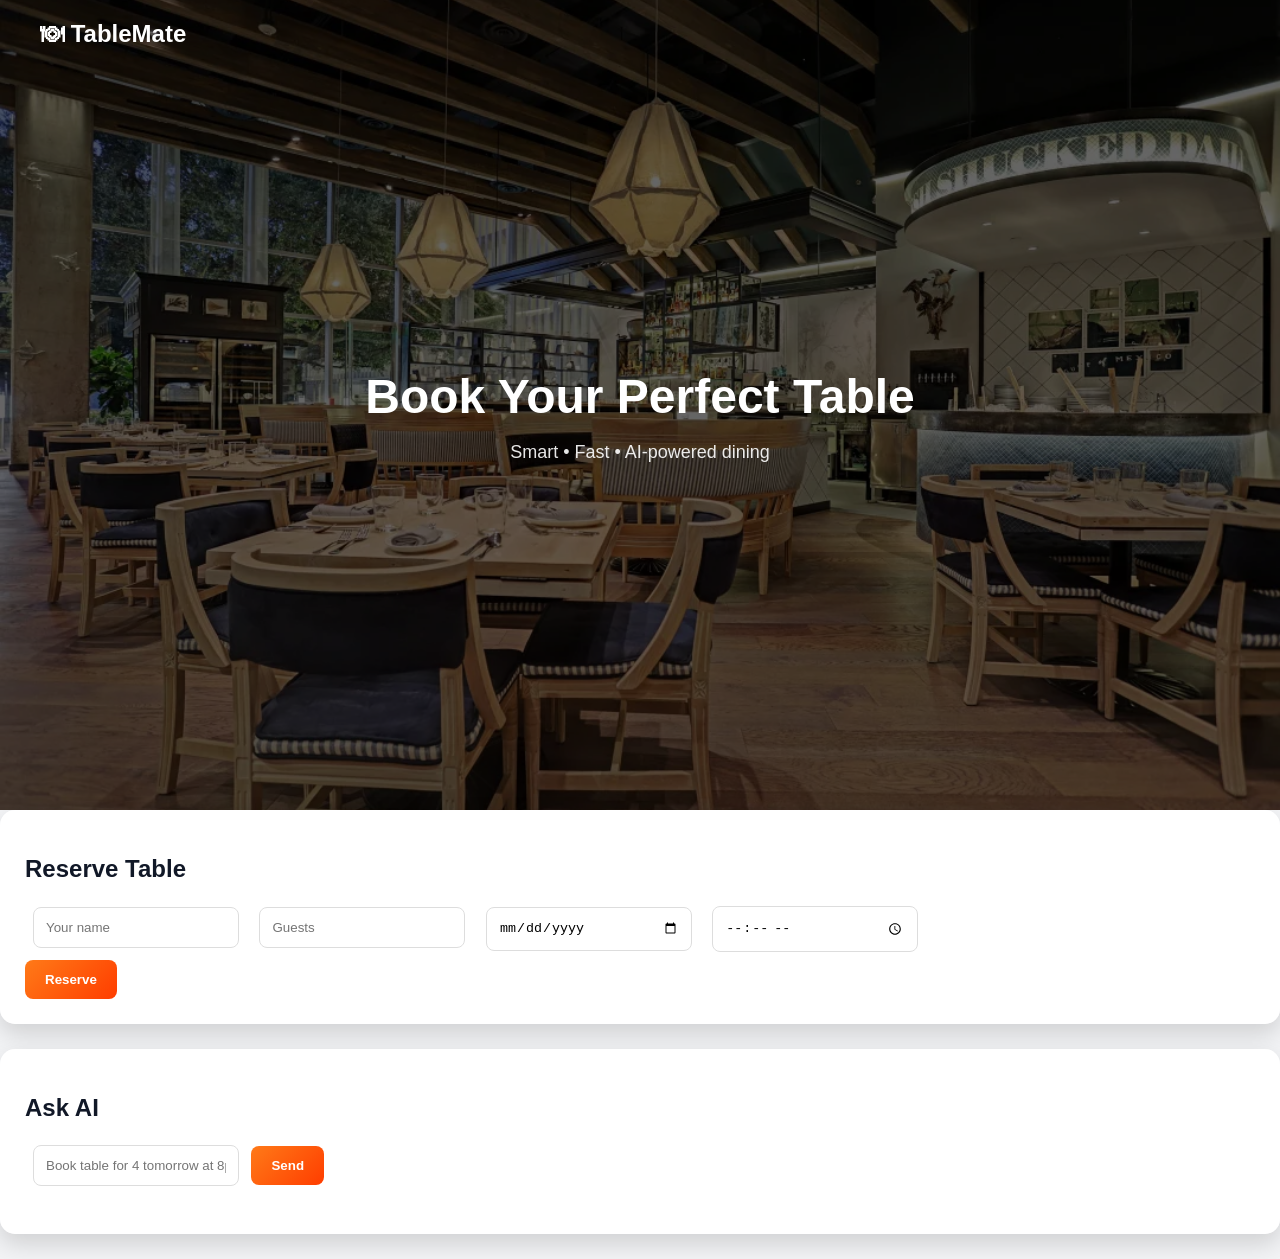
<file: templates/index.html>
<!DOCTYPE html>
<html>

<head>
<title>TableMate</title>
<link rel="stylesheet" href="/static/style.css">
</head>

<body>

<header class="navbar">
<h2>🍽 TableMate</h2>
<!-- Admin button removed for security -->
</header>

<section class="hero">
<div class="hero-content">
<h1>Book Your Perfect Table</h1>
<p>Smart • Fast • AI-powered dining</p>
</div>
</section>

<div class="card">
<h2>Reserve Table</h2>

<input id="name" placeholder="Your name">
<input id="guests" type="number" placeholder="Guests">
<input id="date" type="date">
<input id="time" type="time">

<br>
<button onclick="book()">Reserve</button>
</div>

<div class="card">
<h2>Ask AI</h2>

<input id="chatInput" placeholder="Book table for 4 tomorrow at 8pm">
<button onclick="chat()">Send</button>

<div id="chatBox"></div>
</div>

<script>

async function book(){
const name=document.getElementById("name").value
const guests=document.getElementById("guests").value
const date=document.getElementById("date").value
const time=document.getElementById("time").value

const message=`book table for ${guests} under ${name} at ${time} on ${date}`

const res=await fetch("/chat",{
method:"POST",
headers:{"Content-Type":"application/json"},
body:JSON.stringify({message})
})

const data=await res.json()

alert(data.response)
}

async function chat(){
const input=document.getElementById("chatInput")
const message=input.value
const box=document.getElementById("chatBox")

box.innerHTML+=`<div class="user">${message}</div>`

const res=await fetch("/chat",{
method:"POST",
headers:{"Content-Type":"application/json"},
body:JSON.stringify({message})
})

const data=await res.json()

box.innerHTML+=`<div class="bot">${data.response}</div>`
box.scrollTop = box.scrollHeight

input.value=""
}

</script>

</body>
</html>
</file>
<file: static/style.css>
/* GLOBAL */
body {
    margin: 0;
    font-family: 'Segoe UI', sans-serif;
    background: #f3f4f6;
    color: #111827;
}

/* NAVBAR */
.navbar {
    position: absolute;
    width: 100%;
    z-index: 10;
    display: flex;
    justify-content: space-between;
    padding: 20px 40px;
    color: white;
}

.navbar h2 {
    margin: 0;
}

.navbar a {
    color: white;
    text-decoration: none;
    font-weight: bold;
}

/* HERO SECTION */
.hero {
    height: 90vh;
    background: url('/static/restaurant.jpg') center/cover no-repeat;
    position: relative;
    display: flex;
    align-items: center;
    justify-content: center;
}

.hero::before {
    content: "";
    position: absolute;
    width: 100%;
    height: 100%;
    background: rgba(0, 0, 0, 0.6);
}

.hero-content {
    position: relative;
    text-align: center;
    color: white;
}

.hero h1 {
    font-size: 48px;
    margin-bottom: 10px;
}

.hero p {
    font-size: 18px;
    opacity: 0.9;
}

/* CONTAINER */
.container {
    max-width: 1000px;
    margin: -80px auto 40px auto;
    padding: 20px;
}

/* CARD (GLASS STYLE) */
.card {
    background: rgba(255, 255, 255, 0.95);
    backdrop-filter: blur(10px);
    border-radius: 15px;
    padding: 25px;
    margin-bottom: 25px;
    box-shadow: 0 10px 25px rgba(0, 0, 0, 0.15);
}

/* HEADINGS */
h2 {
    margin-bottom: 15px;
}

/* INPUT FIELDS */
input {
    padding: 12px;
    margin: 8px;
    border-radius: 8px;
    border: 1px solid #ddd;
    width: 180px;
    transition: 0.2s;
}

input:focus {
    outline: none;
    border-color: #2563eb;
}

/* BUTTON */
button {
    padding: 12px 20px;
    border: none;
    border-radius: 8px;
    background: linear-gradient(135deg, #ff7a18, #ff3d00);
    color: white;
    font-weight: bold;
    cursor: pointer;
    transition: 0.2s;
}

button:hover {
    transform: translateY(-2px);
    opacity: 0.95;
}

/* CHAT UI */
#chatBox {
    margin-top: 15px;
    max-height: 250px;
    overflow-y: auto;
}

.user {
    background: #c7f9cc;
    padding: 10px;
    border-radius: 10px;
    margin: 5px;
    text-align: right;
}

.bot {
    background: #e5e5e5;
    padding: 10px;
    border-radius: 10px;
    margin: 5px;
}

/* FLOOR GRID */
#floor {
    display: grid;
    grid-template-columns: repeat(4, 120px);
    gap: 20px;
    justify-content: center;
    margin-top: 20px;
}

.table {
    height: 80px;
    border-radius: 12px;
    display: flex;
    align-items: center;
    justify-content: center;
    font-weight: bold;
    color: white;
    font-size: 18px;
}

/* TABLE STATUS */
.free {
    background: #22c55e;
}

.reserved {
    background: #ef4444;
}

/* RESERVATION CARDS */
.res-card {
    background: white;
    padding: 15px;
    margin: 12px 0;
    border-radius: 12px;
    box-shadow: 0 4px 10px rgba(0,0,0,0.1);
    transition: 0.2s;
}

.res-card:hover {
    transform: scale(1.01);
}

/* TEXT STYLING */
.res-card h3 {
    margin: 0 0 5px 0;
}

.res-card p {
    margin: 4px 0;
}

/* MOBILE RESPONSIVE */
@media (max-width: 600px) {

    input {
        width: 100%;
    }

    .container {
        margin-top: -40px;
    }

    #floor {
        grid-template-columns: repeat(2, 120px);
    }
}
</file>
